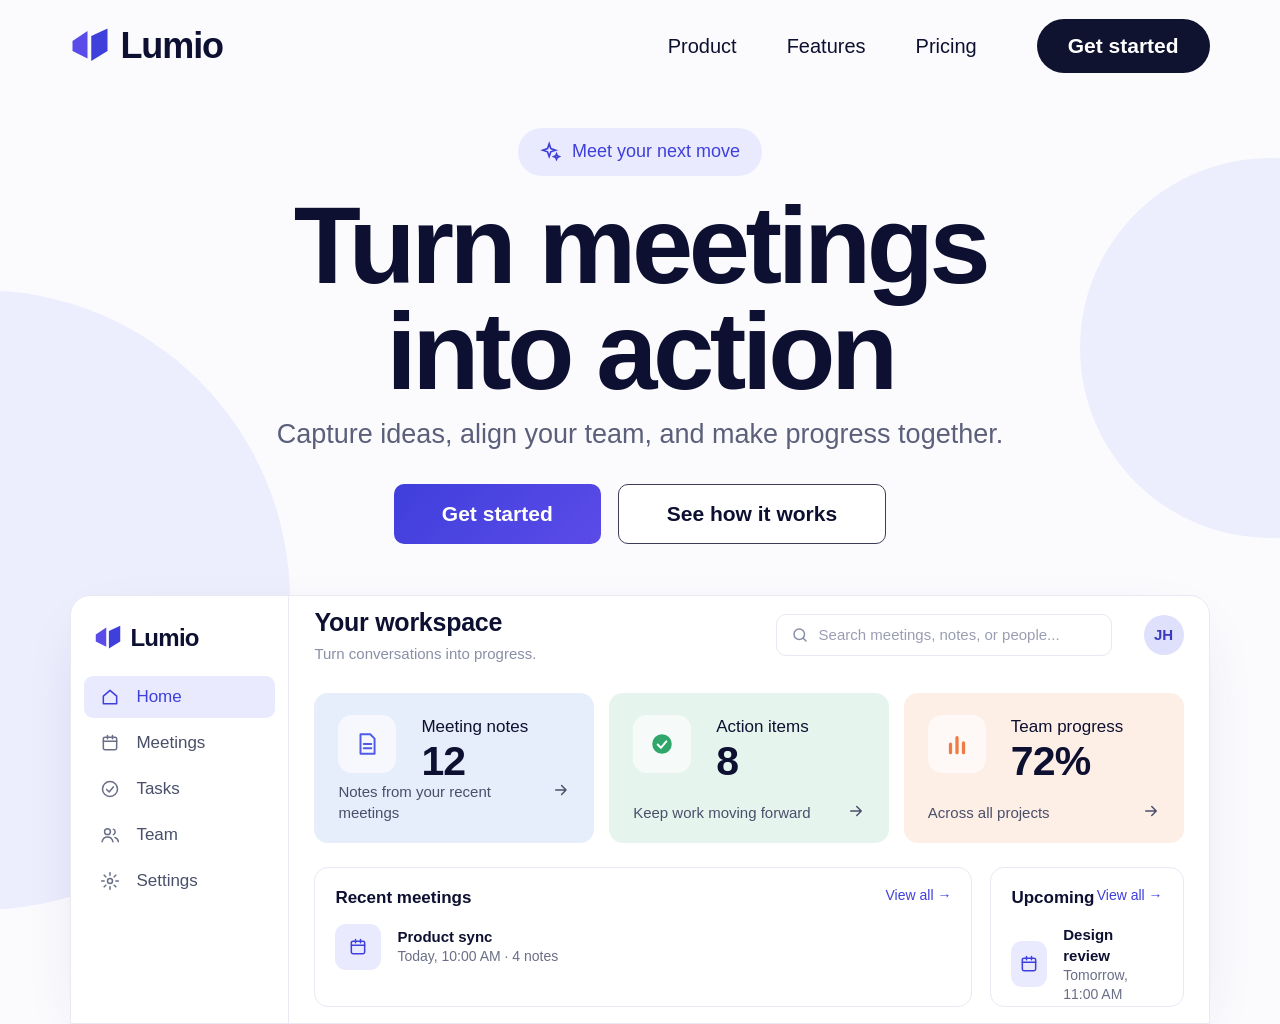
<file: demo/index.html>
<!doctype html>
<html lang="en"><head><meta charset="utf-8"><meta name="viewport" content="width=device-width,initial-scale=1">
<title>Landing page rebuild demo</title><link rel="stylesheet" href="styles.css"></head>
<body><i class="blob b1"></i><i class="blob b2"></i><div class="wrap" id="root"></div>
<script src="site.js"></script>
<script>
(function(){
  var S=window.SITE, r=document.documentElement.style;
  r.setProperty("--accent",S.accent);r.setProperty("--accent2",S.accent2);r.setProperty("--ink",S.ink);r.setProperty("--soft",S.soft);
  var e=function(s){return String(s).replace(/[&<>]/g,function(c){return{"&":"&amp;","<":"&lt;",">":"&gt;"}[c]})};
  var mark=function(s){return '<svg width="'+s+'" height="'+s+'" viewBox="0 0 32 32"><path d="M2 12 14 4v22L2 20z" fill="'+S.accent2+'"/><path d="M17 8l13-6v18l-13 8z" fill="'+S.accent+'"/></svg>'};
  var st=function(d,c){return '<svg width="26" height="26" viewBox="0 0 24 24" fill="none" stroke="'+c+'" stroke-width="1.8" stroke-linecap="round" stroke-linejoin="round">'+d+'</svg>'};
  var ics=['<path d="M6 3h9l4 4v14H6z"/><path d="M9 12h7M9 16h7"/>','<circle cx="12" cy="12" r="9" fill="'+"currentColor"+'" stroke="none"/><path d="M8 12.5l3 3 5-6" stroke="#fff"/>','<path d="M6 20V12M12 20V6M18 20v-9" stroke-width="3"/>'];
  var mi=['<path d="M4 11l8-7 8 7v9H4z"/>','<rect x="4" y="5" width="16" height="15" rx="2"/><path d="M4 10h16M9 3v4M15 3v4"/>','<circle cx="12" cy="12" r="9"/><path d="M8 12.5l3 3 5-6"/>','<circle cx="9" cy="8" r="3.5"/><path d="M2.5 20c1-4 4-5.5 6.5-5.5S14.500 16 15.500 20M16 5a3.500 3.500 0 010 6.500M18 15c2 .6 3.500 2 4 5"/>','<circle cx="12" cy="12" r="3"/><path d="M12 2v3M12 19v3M2 12h3M19 12h3M5 5l2 2M17 17l2 2M19 5l-2 2M7 17l-2 2"/>'];
  var mini=function(d,c){return '<svg width="20" height="20" viewBox="0 0 24 24" fill="none" stroke="'+c+'" stroke-width="1.8" stroke-linecap="round" stroke-linejoin="round">'+d+'</svg>'};
  var A=S.app, arrow='<svg width="18" height="18" viewBox="0 0 24 24" fill="none" stroke="currentColor" stroke-width="2" stroke-linecap="round" stroke-linejoin="round"><path d="M5 12h14M13 6l6 6-6 6"/></svg>';
  var panel=function(p){return '<div class="panel"><div class="ph"><span>'+e(p.title)+'</span><a>'+e(S.app.viewAll)+' →</a></div><div class="row"><i>'+mini(mi[1],S.accent)+'</i><div><b>'+e(p.row)+'</b><span>'+e(p.meta)+'</span></div></div></div>'};
  document.getElementById("root").innerHTML=
   '<header class="nav"><div class="brand">'+mark(40)+e(S.brand)+'</div><nav class="links">'+S.nav.map(function(n){return"<span>"+e(n)+"</span>"}).join("")+'</nav><a class="btn">'+e(S.navCta)+'</a></header>'+
   '<section class="hero"><span class="badge"><svg width="22" height="22" viewBox="0 0 24 24" fill="none" stroke="currentColor" stroke-width="1.8" stroke-linecap="round"><path d="M10 3l1.800 5.200L17 10l-5.200 1.800L10 17l-1.800-5.200L3 10l5.200-1.800zM18 14l.9 2.100L21 17l-2.100.9L18 20l-.9-2.100L15 17l2.100-.9z"/></svg>'+e(S.badge)+'</span>'+
   '<h1>'+e(S.title[0])+'<br>'+e(S.title[1])+'</h1><p class="sub">'+e(S.sub)+'</p><div class="cta"><a class="btn p">'+e(S.primary)+'</a><a class="btn o">'+e(S.secondary)+'</a></div></section>'+
   '<section class="app"><aside class="side"><div class="brand">'+mark(28)+e(S.brand)+'</div>'+A.menu.map(function(m,i){return'<a class="'+(i?'':'on')+'">'+mini(mi[i],i?"#6a6e86":S.accent)+e(m)+'</a>'}).join("")+'</aside>'+
   '<div class="main"><div class="top"><div><h3>'+e(A.title)+'</h3><small>'+e(A.sub)+'</small></div><div class="search"><svg width="18" height="18" viewBox="0 0 24 24" fill="none" stroke="#8a8ea6" stroke-width="2" stroke-linecap="round"><circle cx="11" cy="11" r="7"/><path d="M20 20l-4-4"/></svg>'+e(A.search)+'</div><div class="av">'+e(A.user)+'</div></div>'+
   '<div class="cards">'+A.cards.map(function(c,i){return'<div class="card" style="background:'+c.bg+'"><div class="ico" style="color:'+c.ic+'">'+st(ics[i],c.ic)+'</div><div class="l">'+e(c.label)+'</div><div class="v">'+e(c.value)+'</div><div class="f"><span>'+e(c.foot)+'</span>'+arrow+'</div></div>'}).join("")+'</div>'+
   '<div class="two">'+panel(A.left)+panel(A.right)+'</div></div></section>';
})();
</script></body></html>
</file>
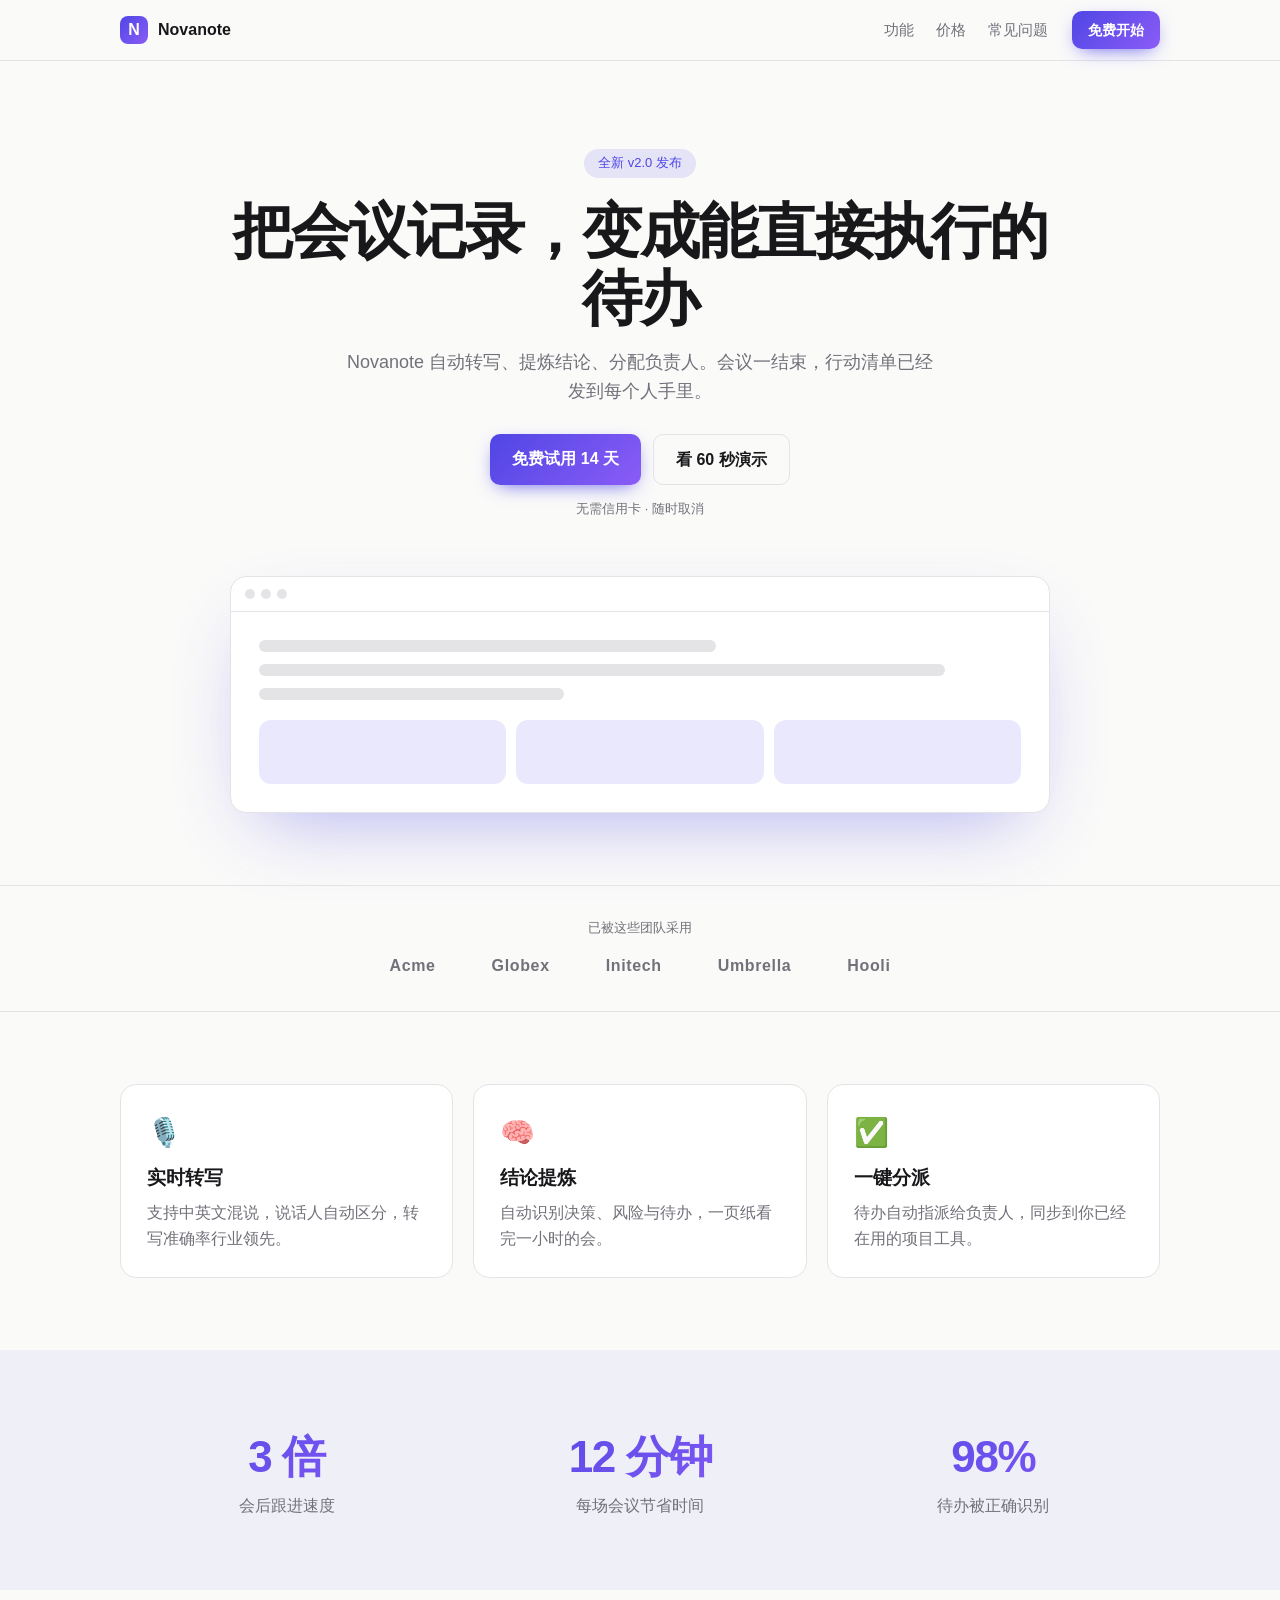
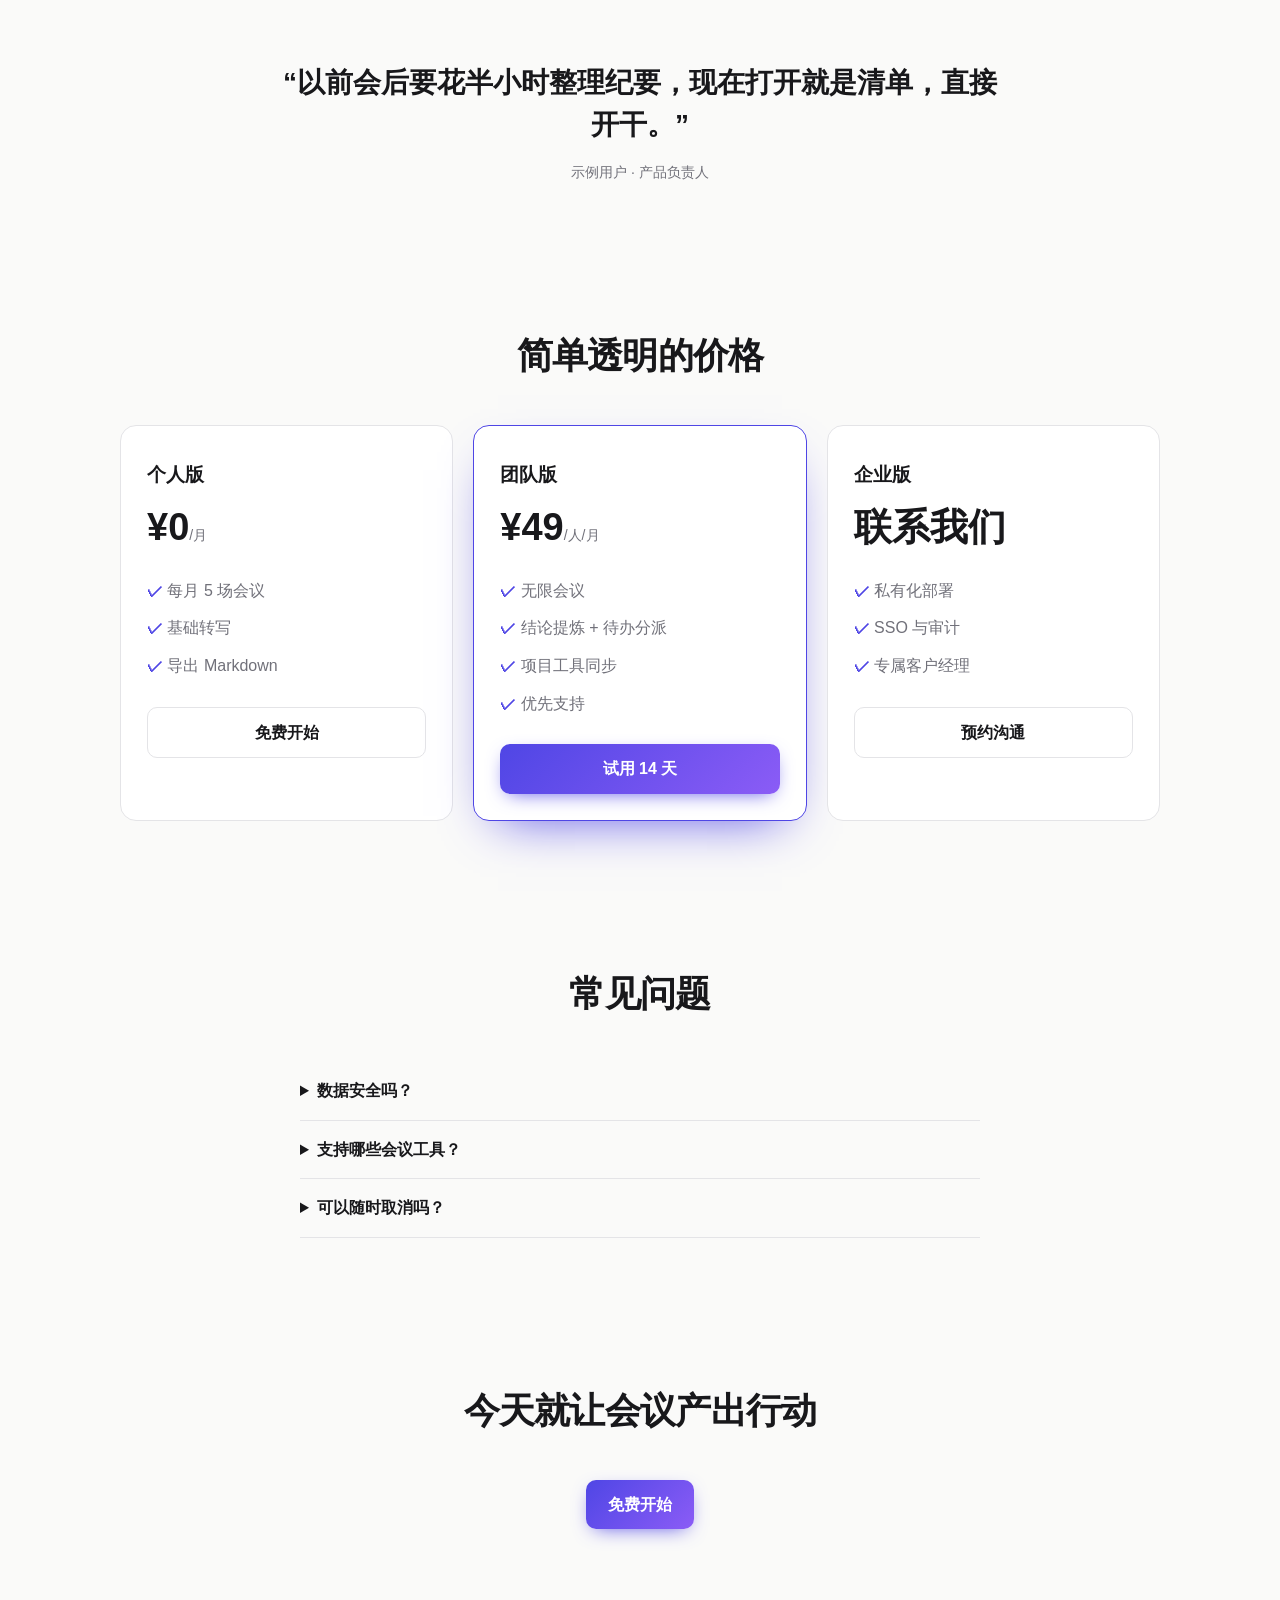
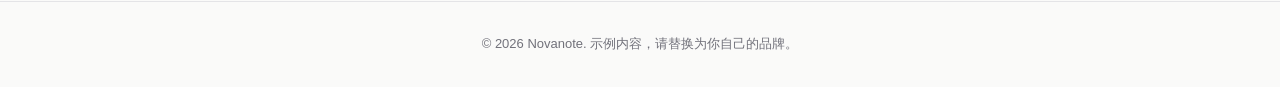
<file: starter/index.html>
<!doctype html>
<html lang="zh-CN">
<head>
<meta charset="utf-8">
<meta name="viewport" content="width=device-width,initial-scale=1">
<title>Landing Page Starter</title>
<link rel="stylesheet" href="styles.css">
</head>
<body>
<header class="nav"><div class="wrap nav-in">
  <a class="brand" href="#"><span class="logo" id="logo"></span><span id="brandName"></span></a>
  <nav id="navLinks"></nav>
  <a class="btn btn-sm" id="navCta"></a>
</div></header>

<main>
  <section class="hero"><div class="wrap">
    <span class="badge" id="badge"></span>
    <h1 id="heroTitle"></h1>
    <p class="sub" id="heroSub"></p>
    <div class="actions"><a class="btn" id="heroPrimary"></a><a class="btn btn-ghost" id="heroSecondary"></a></div>
    <p class="note" id="heroNote"></p>
    <div class="mock" aria-hidden="true">
      <div class="mock-bar"><i></i><i></i><i></i></div>
      <div class="mock-body"><div class="l w60"></div><div class="l w90"></div><div class="l w40"></div><div class="chips"><b></b><b></b><b></b></div></div>
    </div>
  </div></section>

  <section class="logos"><div class="wrap"><p>已被这些团队采用</p><div id="logos"></div></div></section>
  <section id="features"><div class="wrap"><div class="grid3" id="features-grid"></div></div></section>
  <section class="stats"><div class="wrap"><div class="grid3" id="stats"></div></div></section>
  <section><div class="wrap"><blockquote id="quote"></blockquote></div></section>
  <section id="pricing"><div class="wrap"><h2>简单透明的价格</h2><div class="grid3" id="pricing-grid"></div></div></section>
  <section id="faq"><div class="wrap narrow"><h2>常见问题</h2><div id="faq-list"></div></div></section>
  <section class="final"><div class="wrap"><h2>今天就让会议产出行动</h2><a class="btn" id="finalCta"></a></div></section>
</main>
<footer><div class="wrap" id="footer"></div></footer>

<script src="content.js"></script>
<script src="main.js"></script>
</body>
</html>
</file>
<file: demo/styles.css>
:root{--accent:#3f3fdc;--accent2:#5b4be8;--ink:#0d1030;--soft:#e9eafd;--muted:#5b5f7a;--line:#e8e9f3}
*{box-sizing:border-box}html,body{margin:0}
body{background:#fbfbfe;color:var(--ink);font:16px/1.4 "Inter","SF Pro Display",-apple-system,BlinkMacSystemFont,"PingFang SC","Helvetica Neue",Arial,sans-serif;overflow-x:hidden;position:relative}
.blob{position:absolute;border-radius:50%;background:#eceefd;z-index:0}
.b1{left:-330px;top:290px;width:620px;height:620px}.b2{right:-180px;top:158px;width:380px;height:380px}
.wrap{position:relative;z-index:1;max-width:1410px;margin:0 auto}
@media(max-width:1500px){.wrap{margin:0 5.5%}}
.nav{height:92px;display:flex;align-items:center}
.brand{display:flex;align-items:center;gap:10px;font-size:36px;font-weight:700;letter-spacing:-.03em}
.links{margin-left:auto;display:flex;align-items:center;gap:50px;font-size:20px;font-weight:500}
.btn{display:inline-flex;align-items:center;justify-content:center;font-weight:600;border-radius:12px;font-size:21px;text-decoration:none}
.nav .btn{margin-left:60px;height:54px;padding:0 31px;border-radius:27px;background:#0f1330;color:#fff}
.hero{text-align:center;padding-top:36px}
.badge{display:inline-flex;align-items:center;gap:10px;height:48px;padding:0 22px;border-radius:24px;background:var(--soft);color:var(--accent);font-size:18px;font-weight:500}
h1{margin:16px 0 0;font-size:110px;line-height:.96;letter-spacing:-.04em;font-weight:800}
.sub{margin:13px 0 0;font-size:27px;color:var(--muted)}
.cta{margin-top:30px;display:flex;justify-content:center;gap:17px}
.cta .btn{height:60px;padding:0 48px;border-radius:10px}
.p{background:linear-gradient(135deg,var(--accent),var(--accent2));color:#fff}
.o{background:#fff;border:1.5px solid #3a3d55;color:var(--ink)}
.app{position:relative;z-index:1;margin-top:51px;background:#fff;border:1px solid var(--line);border-radius:20px 20px 0 0;box-shadow:0 20px 60px -30px rgba(40,40,120,.25);display:grid;grid-template-columns:218px 1fr;min-height:420px}
.side{border-right:1px solid var(--line);padding:22px 13px}
.side .brand{font-size:24px;padding:0 10px;height:40px;margin-bottom:18px;gap:8px}
.side a{display:flex;align-items:center;gap:16px;height:42px;margin-bottom:4px;padding:0 16px;border-radius:9px;font-size:17px;color:#4a4f6a}
.side a.on{background:var(--soft);color:var(--accent);font-weight:500}
.main{padding:16px 25px}
.top{display:flex;align-items:center;height:46px}
.top h3{margin:0;font-size:25px;font-weight:700;letter-spacing:-.01em}.top small{display:block;color:#8a8ea6;font-size:15px;margin-top:3px;font-weight:400}
.search{margin-left:auto;width:336px;height:42px;border:1px solid var(--line);border-radius:10px;display:flex;align-items:center;gap:10px;padding:0 14px;color:#9a9db3;font-size:15px}
.av{margin-left:32px;width:40px;height:40px;border-radius:50%;background:#dfe0fb;color:#3a3ac0;display:grid;place-items:center;font-size:15px;font-weight:600}
.cards{display:grid;grid-template-columns:1fr 1fr 1fr;gap:15px;margin-top:35px}
.card{border-radius:14px;height:150px;padding:22px 24px;position:relative}
.ico{position:absolute;left:24px;top:22px;width:58px;height:58px;border-radius:14px;background:rgba(255,255,255,.65);display:grid;place-items:center}
.card .l{margin-left:83px;font-size:17px;font-weight:500}.card .v{margin-left:83px;font-size:41px;font-weight:700;letter-spacing:-.02em;line-height:1.1}
.card .f{position:absolute;left:24px;right:24px;bottom:20px;display:flex;justify-content:space-between;font-size:15px;color:#4a4f6a}
.two{display:grid;grid-template-columns:658px 1fr;gap:18px;margin-top:24px}
.panel{border:1px solid var(--line);border-radius:14px;padding:18px 20px;height:140px}
.ph{display:flex;justify-content:space-between;font-weight:600;font-size:17px}.ph a{color:var(--accent);font-weight:500;font-size:14px}
.row{display:flex;align-items:center;gap:16px;margin-top:14px;font-size:14px}.row b{display:block;font-size:15px}.row span{color:#6a6e86}
.row i{width:46px;height:46px;border-radius:11px;background:var(--soft);display:grid;place-items:center}
svg{display:block}
</file>
<file: starter/styles.css>
:root{--accent:#4f46e5;--accent2:#8b5cf6;--bg:#fafaf9;--fg:#18181b;--muted:#71717a;--card:#fff;--line:#e4e4e7}
@media (prefers-color-scheme:dark){:root:not([data-theme=light]){--bg:#0b0b0f;--fg:#f4f4f5;--muted:#a1a1aa;--card:#15151b;--line:#26262e}}
:root[data-theme=dark]{--bg:#0b0b0f;--fg:#f4f4f5;--muted:#a1a1aa;--card:#15151b;--line:#26262e}
*{box-sizing:border-box}html{scroll-behavior:smooth}
body{margin:0;background:var(--bg);color:var(--fg);font:16px/1.6 -apple-system,BlinkMacSystemFont,"PingFang SC","Segoe UI",sans-serif}
.wrap{max-width:1080px;margin:0 auto;padding:0 20px}.narrow{max-width:720px}
section{padding:72px 0}h2{font-size:clamp(26px,4vw,36px);text-align:center;margin:0 0 40px;letter-spacing:-.02em}
.nav{position:sticky;top:0;z-index:5;background:color-mix(in srgb,var(--bg) 85%,transparent);backdrop-filter:blur(10px);border-bottom:1px solid var(--line)}
.nav-in{display:flex;align-items:center;gap:24px;height:60px}
.brand{display:flex;align-items:center;gap:10px;font-weight:700;color:inherit;text-decoration:none}
.logo{width:28px;height:28px;border-radius:8px;display:grid;place-items:center;color:#fff;background:linear-gradient(135deg,var(--accent),var(--accent2))}
nav{margin-left:auto;display:flex;gap:22px}nav a{color:var(--muted);text-decoration:none;font-size:15px}nav a:hover{color:var(--fg)}
.btn{display:inline-block;padding:12px 22px;border-radius:10px;font-weight:600;text-decoration:none;color:#fff;background:linear-gradient(135deg,var(--accent),var(--accent2));box-shadow:0 6px 20px -8px var(--accent);transition:transform .15s}
.btn:hover{transform:translateY(-1px)}.btn-sm{padding:8px 16px;font-size:14px}
.btn-ghost{background:transparent;color:var(--fg);border:1px solid var(--line);box-shadow:none}
.hero{text-align:center;padding-top:88px}
.badge{display:inline-block;padding:4px 14px;border-radius:99px;font-size:13px;color:var(--accent);background:color-mix(in srgb,var(--accent) 12%,transparent)}
h1{font-size:clamp(34px,6vw,60px);line-height:1.12;letter-spacing:-.03em;margin:20px auto 16px;max-width:820px}
.sub{color:var(--muted);font-size:18px;max-width:600px;margin:0 auto 28px}
.actions{display:flex;gap:12px;justify-content:center;flex-wrap:wrap}.note{color:var(--muted);font-size:13px;margin-top:14px}
.mock{margin:56px auto 0;max-width:820px;border:1px solid var(--line);border-radius:16px;background:var(--card);box-shadow:0 30px 80px -30px color-mix(in srgb,var(--accent) 45%,transparent);overflow:hidden;text-align:left}
.mock-bar{display:flex;gap:6px;padding:12px 14px;border-bottom:1px solid var(--line)}.mock-bar i{width:10px;height:10px;border-radius:50%;background:var(--line)}
.mock-body{padding:28px}.l{height:12px;border-radius:6px;background:var(--line);margin-bottom:12px}.w60{width:60%}.w90{width:90%}.w40{width:40%}
.chips{display:flex;gap:10px;margin-top:20px}.chips b{flex:1;height:64px;border-radius:12px;background:color-mix(in srgb,var(--accent) 12%,transparent)}
.logos{padding:32px 0;border-block:1px solid var(--line)}.logos p{text-align:center;color:var(--muted);font-size:13px;margin:0 0 14px}
#logos{display:flex;justify-content:center;gap:clamp(20px,5vw,56px);flex-wrap:wrap;font-weight:700;color:var(--muted);letter-spacing:.04em}
.grid3{display:grid;gap:20px;grid-template-columns:repeat(auto-fit,minmax(240px,1fr))}
.card{background:var(--card);border:1px solid var(--line);border-radius:16px;padding:26px}.card h3{margin:.4em 0}.card p{color:var(--muted);margin:0}
.ico{font-size:28px}.stats{background:color-mix(in srgb,var(--accent) 6%,transparent)}
.stat{text-align:center}.stat strong{display:block;font-size:44px;letter-spacing:-.03em;background:linear-gradient(135deg,var(--accent),var(--accent2));-webkit-background-clip:text;background-clip:text;color:transparent}.stat span{color:var(--muted)}
blockquote{margin:0 auto;max-width:720px;text-align:center;font-size:clamp(20px,3vw,28px);line-height:1.5;font-weight:600}
cite{display:block;margin-top:16px;font-size:14px;font-style:normal;color:var(--muted);font-weight:400}
.price .amt{font-size:38px;font-weight:800;margin:6px 0 14px}.price small{font-size:14px;font-weight:400;color:var(--muted)}
.price ul{list-style:none;padding:0;margin:0 0 22px}.price li{padding:6px 0;color:var(--muted)}.price li:before{content:"✓ ";color:var(--accent);font-weight:700}
.price .btn{display:block;text-align:center}.featured{border-color:var(--accent);box-shadow:0 20px 50px -25px var(--accent)}
details{border-bottom:1px solid var(--line);padding:16px 0}summary{cursor:pointer;font-weight:600}details p{color:var(--muted);margin:10px 0 0}
.final{text-align:center}footer{padding:32px 0;text-align:center;color:var(--muted);font-size:13px;border-top:1px solid var(--line)}
@media(max-width:640px){nav{display:none}.nav-in{justify-content:space-between}}
</file>
